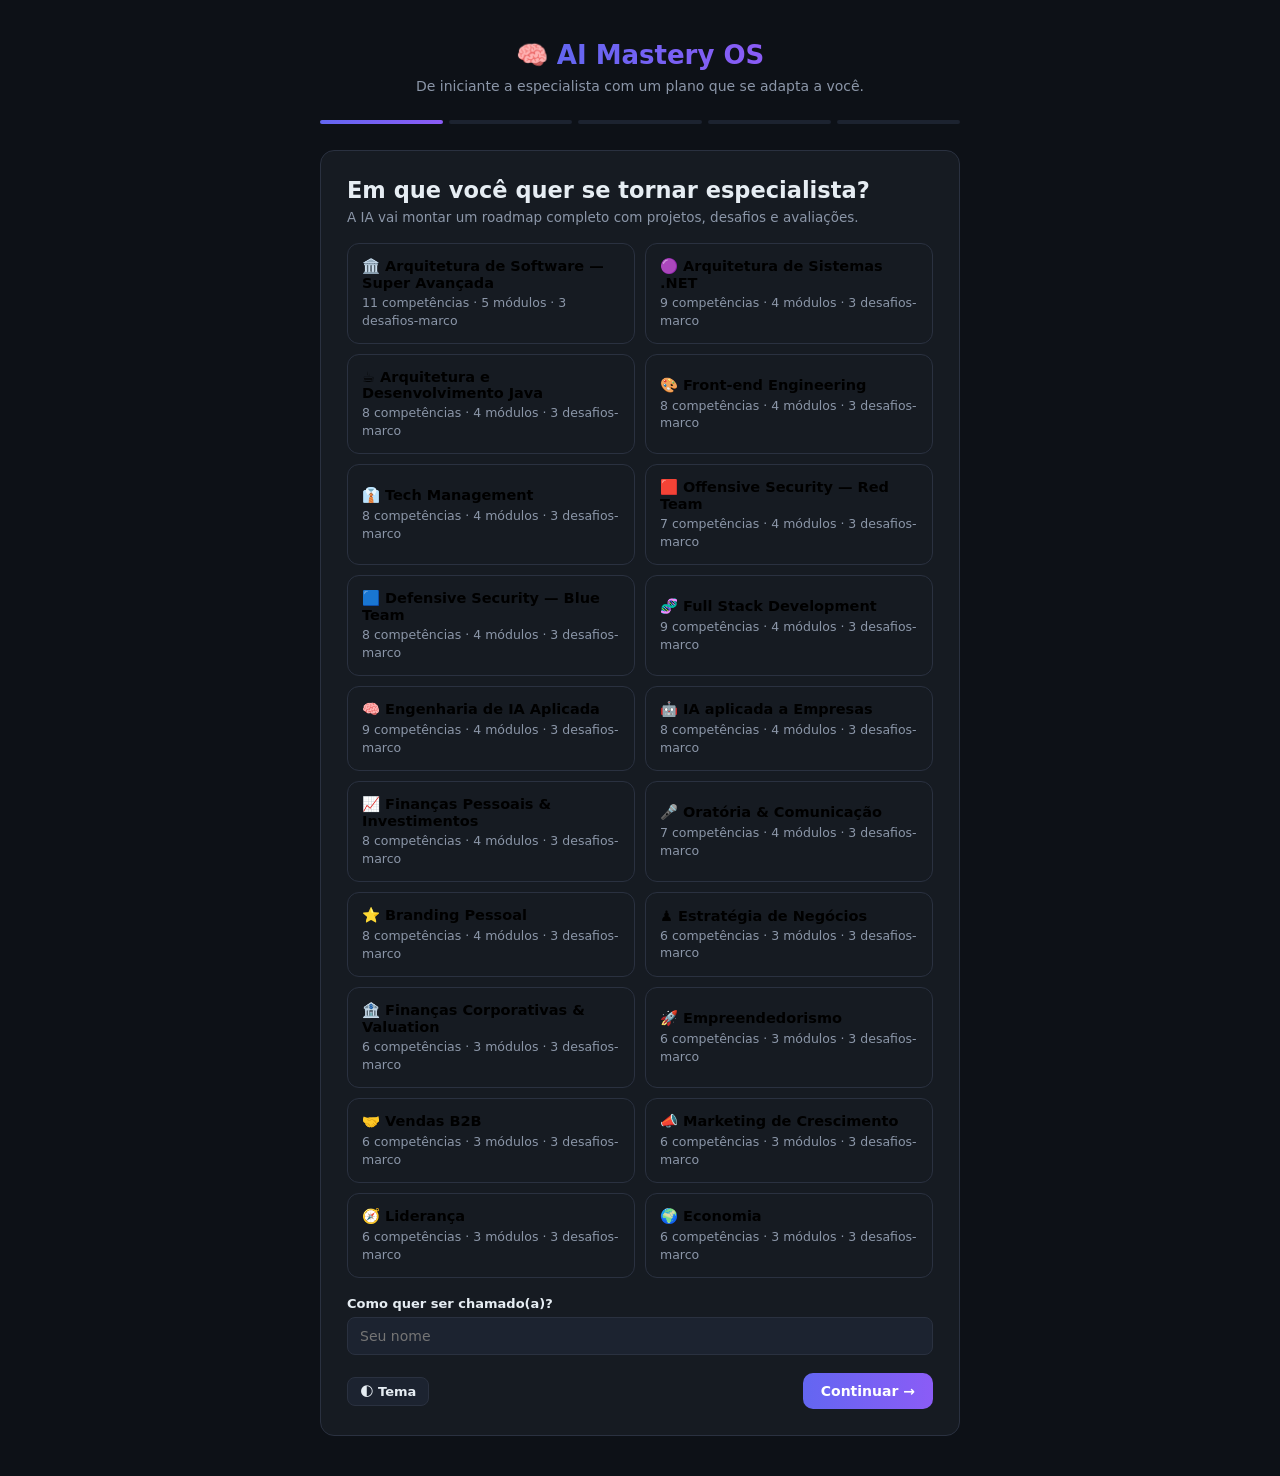
<file: index.html>
<!DOCTYPE html>
<html lang="pt-BR">
<head>
<meta charset="UTF-8">
<meta name="viewport" content="width=device-width, initial-scale=1.0">
<title>AI Mastery OS — Protótipo</title>
<link rel="stylesheet" href="styles.css">
</head>
<body>

<!-- ============ ONBOARDING ============ -->
<div id="onboard">
  <div style="text-align:center;margin-bottom:8px;font-size:26px;font-weight:700">🧠 <span style="background:linear-gradient(90deg,#6366f1,#8b5cf6);-webkit-background-clip:text;background-clip:text;color:transparent">AI Mastery OS</span></div>
  <p style="text-align:center;color:var(--muted);margin-bottom:26px;font-size:14px">De iniciante a especialista com um plano que se adapta a você.</p>
  <div class="steps" id="ob-steps"></div>
  <div id="ob-body" class="card" style="padding:26px"></div>
</div>

<!-- ============ APP ============ -->
<div id="app" class="hidden">
  <!-- Topbar só aparece no mobile -->
  <div id="topbar">
    <button id="menu-btn" onclick="toggleMenu()" aria-label="Menu">☰</button>
    <div id="topbar-title">🧠 AI Mastery OS</div>
    <button class="util-btn" onclick="toggleTheme()" title="Tema">🌓</button>
  </div>
  <div id="sidebar-overlay" onclick="toggleMenu()"></div>
  <div id="sidebar">
    <div id="logo">🧠 <span class="full"><span>AI Mastery</span> OS</span></div>
    <div id="area-switch"><select id="area-sel" onchange="trocarArea(this.value)"></select></div>
    <button class="nav-item active" data-v="dash"><span class="ico">📊</span><span class="lbl">Dashboard</span></button>
    <button class="nav-item" data-v="hoje"><span class="ico">✅</span><span class="lbl">Hoje</span></button>
    <button class="nav-item" data-v="praticar"><span class="ico">🎯</span><span class="lbl">Exercícios</span></button>
    <button class="nav-item" data-v="sprint"><span class="ico">⚡</span><span class="lbl">Sprint 1-Dia</span></button>
    <button class="nav-item" data-v="backlog"><span class="ico">📥</span><span class="lbl">Backlog</span></button>
    <button class="nav-item" data-v="roadmap"><span class="ico">🗺️</span><span class="lbl">Roadmap</span></button>
    <button class="nav-item" data-v="carreira"><span class="ico">💼</span><span class="lbl">Carreira</span></button>
    <button class="nav-item" data-v="ia"><span class="ico">🤖</span><span class="lbl">Decisões da IA</span></button>
    <button class="nav-item" data-v="aprenda"><span class="ico">🛠️</span><span class="lbl">Construir</span></button>
    <button class="nav-item" data-v="leituras"><span class="ico">📚</span><span class="lbl">Leituras</span></button>
    <button class="nav-item" data-v="ingles"><span class="ico">🌐</span><span class="lbl">Inglês de TI</span></button>
    <button class="nav-item" data-v="projetos"><span class="ico">🚀</span><span class="lbl">Projetos IA</span></button>
    <button class="nav-item" data-v="arqs"><span class="ico">🏛️</span><span class="lbl">Arquiteturas</span></button>
    <div style="margin-top:auto">
      <div class="side-utils">
        <button class="util-btn" onclick="toggleTheme()" title="Alternar tema claro/escuro">🌓</button>
        <button class="util-btn" onclick="exportarDados()" title="Exportar progresso (backup .json)">💾</button>
        <button class="util-btn" onclick="document.getElementById('import-file').click()" title="Importar progresso">📂</button>
      </div>
      <div id="save-ind"></div>
      <div id="userbox"></div>
    </div>
    <input type="file" id="import-file" accept=".json" class="hidden" onchange="importarDados(this)">
  </div>
  <div id="main"></div>
</div>

<div id="modal-bg" class="hidden"><div id="modal"></div></div>
<div id="toast"></div>

<script src="app.js"></script>
</body>
</html>
</file>
<file: styles.css>
:root{
  --bg:#0d1117; --panel:#161b22; --panel2:#1c2330; --border:#2a3140;
  --text:#e6edf3; --muted:#8b96a8; --accent:#6366f1; --accent2:#8b5cf6;
  --ok:#22c55e; --warn:#f59e0b; --bad:#ef4444; --info:#38bdf8;
  --radius:14px;
}
body.light{
  --bg:#f2f4f8; --panel:#ffffff; --panel2:#eef1f6; --border:#d9dfe9;
  --text:#1b2333; --muted:#5c6b82; --accent:#5457e0; --accent2:#7c3aed;
}
body.light .toast-item{box-shadow:0 8px 30px rgba(0,0,0,.15)}
*{box-sizing:border-box;margin:0;padding:0}
body{background:var(--bg);color:var(--text);font-family:'Segoe UI',system-ui,-apple-system,sans-serif;font-size:15px;min-height:100vh}
button{font-family:inherit;cursor:pointer;border:none}
input,textarea,select{font-family:inherit;background:var(--panel2);border:1px solid var(--border);color:var(--text);border-radius:8px;padding:10px 12px;font-size:14px;width:100%}
textarea{resize:vertical;min-height:70px}
h1,h2,h3{font-weight:600}
.hidden{display:none!important}

/* ===== Layout ===== */
#app{display:flex;min-height:100vh}
#sidebar{width:220px;background:var(--panel);border-right:1px solid var(--border);padding:20px 12px;position:sticky;top:0;height:100vh;flex-shrink:0;display:flex;flex-direction:column}
#logo{font-size:17px;font-weight:700;padding:0 10px 18px;letter-spacing:.3px}
#logo span{background:linear-gradient(90deg,var(--accent),var(--accent2));-webkit-background-clip:text;background-clip:text;color:transparent}
.nav-item{display:flex;align-items:center;gap:10px;padding:10px 12px;border-radius:10px;color:var(--muted);font-size:14px;margin-bottom:2px;background:none;width:100%;text-align:left;transition:.15s}
.nav-item:hover{background:var(--panel2);color:var(--text)}
.nav-item.active{background:linear-gradient(90deg,rgba(99,102,241,.18),rgba(139,92,246,.10));color:var(--text);font-weight:600}
.nav-item .ico{width:20px;text-align:center}
#userbox{margin-top:auto;padding:12px;border-top:1px solid var(--border);font-size:13px;color:var(--muted)}
#userbox b{color:var(--text);display:block;font-size:14px}
#main{flex:1;padding:26px 30px;max-width:1150px}
.page-title{font-size:22px;margin-bottom:4px}
.page-sub{color:var(--muted);font-size:14px;margin-bottom:22px}

/* ===== Cards / grid ===== */
.card{background:var(--panel);border:1px solid var(--border);border-radius:var(--radius);padding:18px}
.grid{display:grid;gap:14px}
.g2{grid-template-columns:1fr 1fr}
.g3{grid-template-columns:repeat(3,1fr)}
.g4{grid-template-columns:repeat(4,1fr)}
/* topbar mobile: escondida no desktop */
#topbar{display:none}
#sidebar-overlay{display:none}

/* ===== Tablet: sidebar compacta (só ícones) ===== */
@media(max-width:1000px) and (min-width:721px){
  .g3,.g4{grid-template-columns:1fr 1fr}
  #sidebar{width:64px}
  .nav-item .lbl,#logo .full,#userbox{display:none}
  #main{padding:22px 20px}
}

/* ===== Mobile (<=720px): menu off-canvas + tudo empilhado ===== */
@media(max-width:720px){
  .g2,.g3,.g4{grid-template-columns:1fr}
  #app{flex-direction:column}
  /* topbar fixa no topo */
  #topbar{display:flex;align-items:center;gap:12px;position:sticky;top:0;z-index:40;
    background:var(--panel);border-bottom:1px solid var(--border);padding:10px 14px}
  #menu-btn{background:none;color:var(--text);font-size:22px;line-height:1;padding:4px 8px;border-radius:8px}
  #topbar-title{flex:1;font-weight:700;font-size:15px}
  /* sidebar vira gaveta deslizante */
  #sidebar{position:fixed;top:0;left:0;height:100vh;width:76vw;max-width:300px;z-index:60;
    transform:translateX(-100%);transition:transform .25s ease;box-shadow:2px 0 24px rgba(0,0,0,.4);
    padding:18px 14px;overflow-y:auto}
  body.menu-open #sidebar{transform:none}
  body.menu-open #sidebar-overlay{display:block;position:fixed;inset:0;background:rgba(0,0,0,.5);z-index:50}
  #sidebar .full,#logo .full{display:inline}
  .nav-item{font-size:15px;padding:12px 12px}
  .nav-item .lbl{display:inline}
  #userbox{display:block}
  #main{padding:16px 14px;max-width:100%}
  .page-title{font-size:20px}
  .page-sub{font-size:13px}
  /* código e tabelas roláveis, nunca estouram a tela */
  pre.code{font-size:11.5px;padding:11px 12px}
  .lesson-body{overflow-x:hidden}
  /* task card empilha ação embaixo */
  .task{flex-wrap:wrap}
  .task .btn{width:100%}
  /* modal ocupa quase a tela */
  #modal{width:94vw;max-width:94vw;max-height:88vh;overflow-y:auto;padding:18px}
  #modal-bg{padding:10px}
  .howto{grid-template-columns:1fr}
  /* toasts não vazam */
  #toast{left:12px;right:12px;bottom:12px}
  .toast-item{max-width:100%}
  /* utilitários da sidebar mais tocáveis */
  .util-btn{padding:10px 8px;font-size:17px}
}

/* toque confortável em telas pequenas: alvos mínimos */
@media(max-width:720px){
  .btn{min-height:40px}
  .chip{font-size:12px}
}
.kpi{text-align:left}
.kpi .val{font-size:24px;font-weight:700;margin:4px 0 2px}
.kpi .lbl{color:var(--muted);font-size:12.5px;text-transform:uppercase;letter-spacing:.5px}
.kpi .sub{font-size:12.5px;color:var(--muted)}

/* ===== Bars ===== */
.bar-row{display:flex;align-items:center;gap:10px;margin-bottom:10px}
.bar-row .bn{width:150px;font-size:13.5px;flex-shrink:0}
.bar-track{flex:1;height:10px;background:var(--panel2);border-radius:6px;overflow:hidden}
.bar-fill{height:100%;border-radius:6px;background:linear-gradient(90deg,var(--accent),var(--accent2));transition:width .5s}
.bar-row .bv{width:44px;text-align:right;font-size:13px;font-weight:600}
.lv-tag{font-size:11px;padding:2px 8px;border-radius:20px;font-weight:600}

/* ===== Chips / badges ===== */
.chip{display:inline-flex;align-items:center;gap:5px;font-size:12px;padding:3px 10px;border-radius:20px;background:var(--panel2);border:1px solid var(--border);color:var(--muted)}
.chip.acc{background:rgba(99,102,241,.15);border-color:rgba(99,102,241,.4);color:#a5b4fc}
.chip.ok{background:rgba(34,197,94,.12);border-color:rgba(34,197,94,.35);color:#4ade80}
.chip.warn{background:rgba(245,158,11,.12);border-color:rgba(245,158,11,.35);color:#fbbf24}
.chip.bad{background:rgba(239,68,68,.12);border-color:rgba(239,68,68,.35);color:#f87171}
.chip.info{background:rgba(56,189,248,.12);border-color:rgba(56,189,248,.35);color:#7dd3fc}

/* ===== Buttons ===== */
.btn{padding:10px 18px;border-radius:10px;font-size:14px;font-weight:600;transition:.15s}
.btn-p{background:linear-gradient(90deg,var(--accent),var(--accent2));color:#fff}
.btn-p:hover{filter:brightness(1.15)}
.btn-s{background:var(--panel2);color:var(--text);border:1px solid var(--border)}
.btn-s:hover{border-color:var(--accent)}
.btn-sm{padding:6px 12px;font-size:13px;border-radius:8px}
.btn:disabled{opacity:.45;cursor:not-allowed}

/* ===== Tasks ===== */
.task{background:var(--panel);border:1px solid var(--border);border-radius:var(--radius);padding:14px 16px;margin-bottom:10px;display:flex;gap:12px;align-items:flex-start}
.task.done{opacity:.55}
.task .tinfo{flex:1}
.task .ttl{font-weight:600;font-size:14.5px;margin-bottom:5px}
.task .tmeta{display:flex;flex-wrap:wrap;gap:6px;margin-bottom:6px}
.task .tdesc{font-size:13px;color:var(--muted);line-height:1.45}
.tipo-ico{width:38px;height:38px;border-radius:10px;display:flex;align-items:center;justify-content:center;font-size:17px;flex-shrink:0;background:var(--panel2)}

/* ===== Onboarding ===== */
#onboard{max-width:680px;margin:40px auto;padding:0 20px}
#onboard .steps{display:flex;gap:6px;margin-bottom:26px}
#onboard .step-dot{flex:1;height:4px;border-radius:4px;background:var(--panel2)}
#onboard .step-dot.on{background:linear-gradient(90deg,var(--accent),var(--accent2))}
.opt-grid{display:grid;grid-template-columns:1fr 1fr;gap:10px;margin:18px 0}
.opt{background:var(--panel);border:1.5px solid var(--border);border-radius:12px;padding:14px;cursor:pointer;transition:.15s;text-align:left}
.opt:hover{border-color:var(--accent)}
.opt.sel{border-color:var(--accent);background:rgba(99,102,241,.10)}
.opt b{display:block;font-size:14.5px;margin-bottom:3px}
.opt small{color:var(--muted);font-size:12.5px;line-height:1.4}
.diag-row{display:flex;align-items:center;gap:12px;margin-bottom:14px}
.diag-row .dn{width:170px;font-size:13.5px}
.diag-row input[type=range]{flex:1}
.diag-row .dl{width:100px;font-size:12px;color:var(--muted);text-align:right}

/* ===== Roadmap ===== */
.mod{border-left:3px solid var(--border);padding:0 0 22px 20px;position:relative}
.mod::before{content:'';position:absolute;left:-8.5px;top:2px;width:14px;height:14px;border-radius:50%;background:var(--panel2);border:2px solid var(--border)}
.mod.on::before{background:var(--accent);border-color:var(--accent)}
.mod.done-m::before{background:var(--ok);border-color:var(--ok)}
.mod.locked{opacity:.45}
.mod h3{font-size:15.5px;margin-bottom:3px}
.mod .mo{color:var(--muted);font-size:13px;margin-bottom:8px}

/* ===== Modal ===== */
#modal-bg{position:fixed;inset:0;background:rgba(0,0,0,.65);display:flex;align-items:center;justify-content:center;z-index:50;padding:20px}
#modal{background:var(--panel);border:1px solid var(--border);border-radius:16px;max-width:560px;width:100%;padding:24px;max-height:90vh;overflow-y:auto}
/* ===== Quiz ===== */
.quiz-opt{display:block;width:100%;text-align:left;background:var(--panel2);border:1.5px solid var(--border);color:var(--text);border-radius:10px;padding:12px 14px;font-size:14px;margin-bottom:8px;transition:.15s;line-height:1.4}
.quiz-opt:hover{border-color:var(--accent)}
.quiz-opt.certo{border-color:var(--ok);background:rgba(34,197,94,.12)}
.quiz-opt.errado{border-color:var(--bad);background:rgba(239,68,68,.12)}
.quiz-opt:disabled{cursor:default;opacity:1}
.quiz-exp{background:var(--panel2);border-left:3px solid var(--info);border-radius:8px;padding:10px 12px;font-size:13px;line-height:1.5;margin:10px 0;color:var(--muted)}
.quiz-prog{display:flex;gap:5px;margin-bottom:14px}
.quiz-prog span{flex:1;height:5px;border-radius:4px;background:var(--panel2)}
.quiz-prog span.hit{background:var(--ok)}
.quiz-prog span.miss{background:var(--bad)}
.quiz-prog span.cur{background:var(--accent)}
.howto{display:flex;gap:10px;flex-wrap:wrap;margin-bottom:20px}
.howto .hstep{flex:1;min-width:150px;background:var(--panel);border:1px solid var(--border);border-radius:12px;padding:12px 14px;font-size:12.5px;color:var(--muted);line-height:1.45}
.howto .hstep b{color:var(--text);display:block;font-size:13px;margin-bottom:3px}

.rate-row{display:flex;gap:8px;margin:12px 0 18px}
.rate-btn{flex:1;padding:10px 4px;border-radius:10px;background:var(--panel2);border:1.5px solid var(--border);color:var(--muted);font-size:12.5px;font-weight:600;text-align:center}
.rate-btn.sel{border-color:var(--accent);color:var(--text);background:rgba(99,102,241,.12)}
.field-lbl{font-size:13px;font-weight:600;margin:14px 0 6px;display:block}

/* ===== IA log ===== */
.ia-log-item{display:flex;gap:10px;padding:10px 0;border-bottom:1px solid var(--border);font-size:13px;line-height:1.5}
.ia-log-item:last-child{border-bottom:none}
.ia-log-item .when{color:var(--muted);font-size:11.5px;white-space:nowrap;padding-top:2px}

/* ===== Toast ===== */
#toast{position:fixed;bottom:24px;right:24px;z-index:99;display:flex;flex-direction:column;gap:8px}
.toast-item{background:var(--panel);border:1px solid var(--accent);border-radius:12px;padding:12px 16px;font-size:13.5px;max-width:340px;box-shadow:0 8px 30px rgba(0,0,0,.5);animation:tin .3s}
@keyframes tin{from{transform:translateY(12px);opacity:0}to{transform:none;opacity:1}}

/* ===== Área switcher / utilitários da sidebar ===== */
#area-switch{margin:4px 10px 14px}
#area-switch select{font-size:13px;padding:8px 10px}
.side-utils{display:flex;gap:6px;padding:10px 10px 4px;flex-wrap:wrap}
.util-btn{flex:1;min-width:44px;background:var(--panel2);border:1px solid var(--border);color:var(--muted);border-radius:8px;padding:7px 4px;font-size:15px;transition:.15s}
.util-btn:hover{color:var(--text);border-color:var(--accent)}
#save-ind{font-size:11px;color:var(--muted);text-align:center;padding:6px 0 0;min-height:18px}
#save-ind.ok{color:var(--ok)}
#save-ind.err{color:var(--warn)}

.section-h{display:flex;align-items:center;justify-content:space-between;margin:24px 0 12px}
.section-h h2{font-size:16.5px}
.gap-pill{display:flex;align-items:center;gap:8px;font-size:13px;margin-bottom:8px}
progress{width:100%}

/* ===== Aba Construir (guia de aprendizado) ===== */
.lesson-grid{display:grid;grid-template-columns:repeat(auto-fill,minmax(280px,1fr));gap:12px;margin-bottom:8px}
.lesson-card{cursor:pointer;transition:.15s}
.lesson-card:hover{border-color:var(--accent);transform:translateY(-2px)}
.lesson-card.done{opacity:.72}
pre.code{background:#0b0f14;border:1px solid var(--border);border-radius:10px;padding:14px 16px;font-size:12.5px;line-height:1.6;overflow-x:auto;font-family:ui-monospace,'Cascadia Code',Consolas,monospace;color:#dbe4f0;margin:10px 0;white-space:pre}
body.light pre.code{background:#141a24}
.lesson-body h3{margin:22px 0 6px;font-size:15px;color:var(--accent2)}
.lesson-body h3:first-child{margin-top:0}
.lesson-body p{color:var(--muted);font-size:13.8px;line-height:1.7;margin:8px 0}
.lesson-body ul,.lesson-body ol{margin:8px 0 8px 20px;color:var(--muted);font-size:13.8px;line-height:1.8}
.lesson-body b,.lesson-body code{color:var(--text)}
.lesson-body code{background:var(--panel2);border:1px solid var(--border);border-radius:5px;padding:1px 6px;font-size:12.5px;font-family:ui-monospace,Consolas,monospace}
.onde{background:var(--panel2);border-left:3px solid var(--accent);border-radius:8px;padding:11px 14px;font-size:13px;color:var(--muted);margin:12px 0;line-height:1.7}
.desafio{background:linear-gradient(90deg,rgba(99,102,241,.14),rgba(139,92,246,.06));border:1px solid var(--border);border-radius:10px;padding:12px 14px;font-size:13.5px;margin:14px 0;line-height:1.7;color:var(--muted)}
</file>
